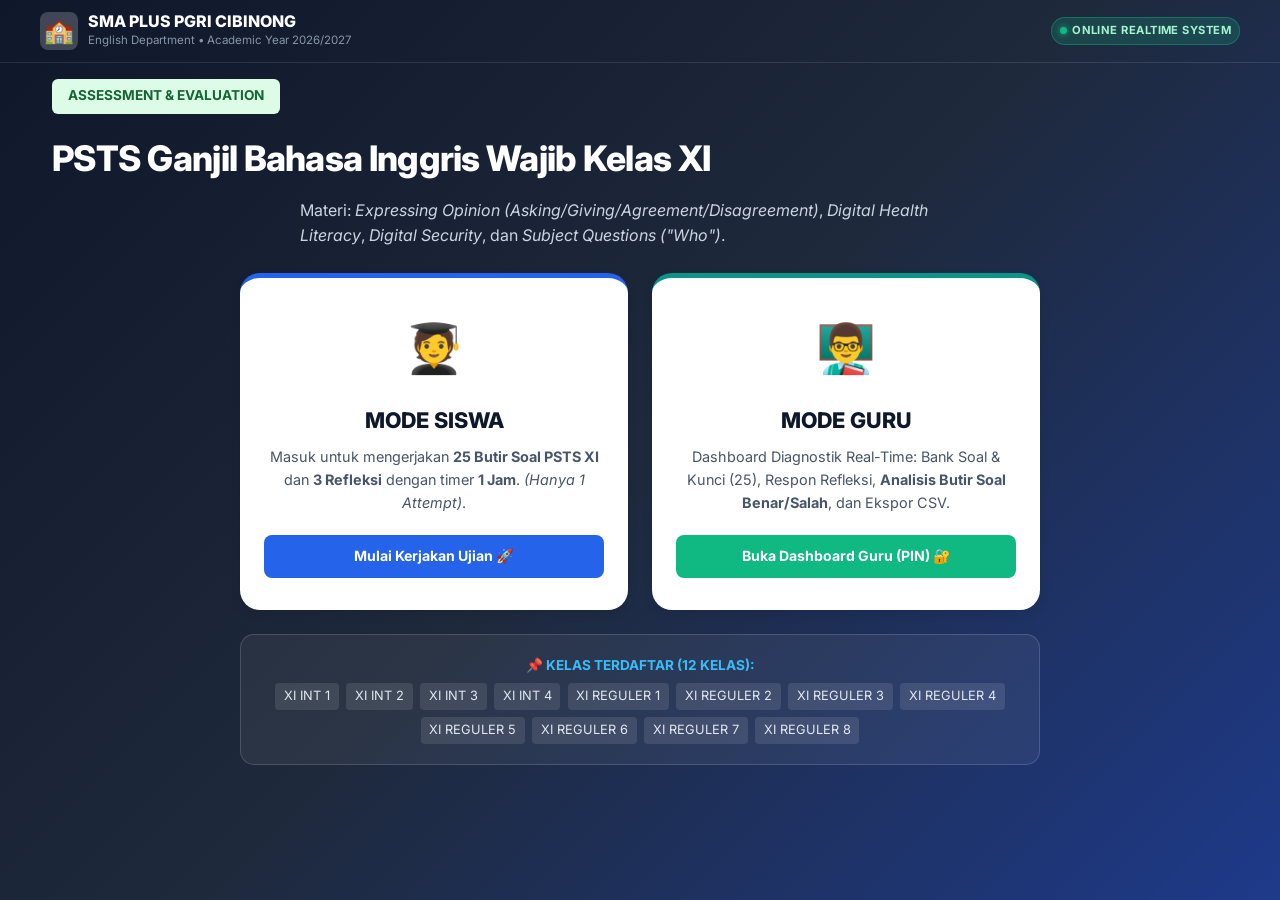
<file: index.html>
<!DOCTYPE html>
<html lang="id">
<head>
    <meta charset="UTF-8">
    <meta name="viewport" content="width=device-width, initial-scale=1.0">
    <title>PORTAL PSTS BAHASA INGGRIS WAJIB KELAS XI - SMA PLUS PGRI CIBINONG</title>
    <link rel="preconnect" href="https://fonts.googleapis.com">
    <link rel="preconnect" href="https://fonts.gstatic.com" crossorigin>
    <link href="https://fonts.googleapis.com/css2?family=Inter:wght@400;500;600;700;800&family=Merriweather:ital,wght@0,400;0,700;1,400&display=swap" rel="stylesheet">
    <link rel="stylesheet" href="style.css">
</head>
<body style="background: linear-gradient(135deg, #0f172a 0%, #1e293b 50%, #1e3a8a 100%); min-height: 100vh; color: #fff;">

    <!-- Header -->
    <header class="app-header" style="background: transparent; box-shadow: none; border-bottom: 1px solid rgba(255,255,255,0.1);">
        <div class="header-container">
            <div class="brand-section">
                <div class="brand-icon">🏫</div>
                <div class="brand-title">
                    <h1 style="color: #fff;">SMA PLUS PGRI CIBINONG</h1>
                    <p style="color: #94a3b8;">English Department • Academic Year 2026/2027</p>
                </div>
            </div>

            <div class="header-controls">
                <div class="live-badge">
                    <span class="live-dot"></span>
                    <span>ONLINE REALTIME SYSTEM</span>
                </div>
            </div>
        </div>
    </header>

    <div class="main-wrapper">
        <div class="portal-hero">
            <span class="badge-tag badge-easy" style="font-size: 0.85rem; padding: 0.4rem 1rem; margin-bottom: 1rem;">
                ASSESSMENT & EVALUATION
            </span>
            <h1 style="font-size: 2.2rem; font-weight: 800; letter-spacing: -0.02em; margin-bottom: 0.75rem;">
                PSTS Ganjil Bahasa Inggris Wajib Kelas XI
            </h1>
            <p style="color: #cbd5e1; max-width: 680px; margin: 0 auto; font-size: 1rem;">
                Materi: <em>Expressing Opinion (Asking/Giving/Agreement/Disagreement)</em>, <em>Digital Health Literacy</em>, <em>Digital Security</em>, dan <em>Subject Questions ("Who")</em>.
            </p>
        </div>

        <div class="portal-grid">

            <!-- MODE SISWA CARD -->
            <a href="student.html" class="portal-card" style="border-top: 5px solid #2563eb;">
                <div class="portal-icon">🧑‍🎓</div>
                <h2 style="font-size: 1.35rem; font-weight: 800; color: #0f172a; margin-bottom: 0.5rem;">
                    MODE SISWA
                </h2>
                <p style="color: #475569; font-size: 0.9rem; margin-bottom: 1.25rem;">
                    Masuk untuk mengerjakan <strong>25 Butir Soal PSTS XI</strong> dan <strong>3 Refleksi</strong> dengan timer <strong>1 Jam</strong>. <em>(Hanya 1 Attempt)</em>.
                </p>
                <div style="margin-top: auto; width: 100%;">
                    <span class="btn btn-primary" style="width: 100%;">
                        Mulai Kerjakan Ujian 🚀
                    </span>
                </div>
            </a>

            <!-- MODE GURU CARD -->
            <a href="teacher.html" class="portal-card" style="border-top: 5px solid #0d9488;">
                <div class="portal-icon">👨‍🏫</div>
                <h2 style="font-size: 1.35rem; font-weight: 800; color: #0f172a; margin-bottom: 0.5rem;">
                    MODE GURU
                </h2>
                <p style="color: #475569; font-size: 0.9rem; margin-bottom: 1.25rem;">
                    Dashboard Diagnostik Real-Time: Bank Soal & Kunci (25), Respon Refleksi, <strong>Analisis Butir Soal Benar/Salah</strong>, dan Ekspor CSV.
                </p>
                <div style="margin-top: auto; width: 100%;">
                    <span class="btn btn-success" style="width: 100%;">
                        Buka Dashboard Guru (PIN) 🔐
                    </span>
                </div>
            </a>

        </div>

        <!-- Class Information Box -->
        <div style="max-width: 800px; margin: 1.5rem auto 3rem; background: rgba(255,255,255,0.06); border: 1px solid rgba(255,255,255,0.15); border-radius: var(--radius-md); padding: 1.25rem; text-align: center;">
            <div style="font-size: 0.85rem; font-weight: 700; color: #38bdf8; margin-bottom: 0.4rem;">
                📌 KELAS TERDAFTAR (12 KELAS):
            </div>
            <div style="display: flex; justify-content: center; flex-wrap: wrap; gap: 0.45rem; font-size: 0.8rem; color: #e2e8f0;">
                <span style="background: rgba(255,255,255,0.1); padding: 0.2rem 0.55rem; border-radius: 4px;">XI INT 1</span>
                <span style="background: rgba(255,255,255,0.1); padding: 0.2rem 0.55rem; border-radius: 4px;">XI INT 2</span>
                <span style="background: rgba(255,255,255,0.1); padding: 0.2rem 0.55rem; border-radius: 4px;">XI INT 3</span>
                <span style="background: rgba(255,255,255,0.1); padding: 0.2rem 0.55rem; border-radius: 4px;">XI INT 4</span>
                <span style="background: rgba(255,255,255,0.1); padding: 0.2rem 0.55rem; border-radius: 4px;">XI REGULER 1</span>
                <span style="background: rgba(255,255,255,0.1); padding: 0.2rem 0.55rem; border-radius: 4px;">XI REGULER 2</span>
                <span style="background: rgba(255,255,255,0.1); padding: 0.2rem 0.55rem; border-radius: 4px;">XI REGULER 3</span>
                <span style="background: rgba(255,255,255,0.1); padding: 0.2rem 0.55rem; border-radius: 4px;">XI REGULER 4</span>
                <span style="background: rgba(255,255,255,0.1); padding: 0.2rem 0.55rem; border-radius: 4px;">XI REGULER 5</span>
                <span style="background: rgba(255,255,255,0.1); padding: 0.2rem 0.55rem; border-radius: 4px;">XI REGULER 6</span>
                <span style="background: rgba(255,255,255,0.1); padding: 0.2rem 0.55rem; border-radius: 4px;">XI REGULER 7</span>
                <span style="background: rgba(255,255,255,0.1); padding: 0.2rem 0.55rem; border-radius: 4px;">XI REGULER 8</span>
            </div>
        </div>

    </div>

</body>
</html>
</file>
<file: style.css>
/* ===================================================
   PSTS XI BAHASA INGGRIS WAJIB - MOBILE-FIRST STYLES
   SMA PLUS PGRI CIBINONG
   =================================================== */

:root {
    --primary: #2563eb;
    --primary-hover: #1d4ed8;
    --primary-light: #eff6ff;
    --secondary: #0d9488;
    --secondary-light: #f0fdfa;
    --accent: #f59e0b;
    --success: #10b981;
    --danger: #ef4444;
    --dark: #0f172a;
    --slate-800: #1e293b;
    --slate-700: #334155;
    --slate-600: #475569;
    --slate-400: #94a3b8;
    --slate-200: #e2e8f0;
    --slate-100: #f1f5f9;
    --slate-50: #f8fafc;
    --white: #ffffff;
    
    --radius-sm: 8px;
    --radius-md: 14px;
    --radius-lg: 20px;
    --shadow-sm: 0 1px 3px rgba(0,0,0,0.06);
    --shadow-md: 0 4px 12px rgba(0,0,0,0.08);
    --shadow-lg: 0 10px 25px -5px rgba(0,0,0,0.1);
    --font-sans: 'Inter', -apple-system, BlinkMacSystemFont, 'Segoe UI', Roboto, sans-serif;
    --font-serif: 'Merriweather', Georgia, serif;
}

* {
    margin: 0;
    padding: 0;
    box-sizing: border-box;
}

body {
    font-family: var(--font-sans);
    background-color: #f8fafc;
    color: var(--slate-800);
    line-height: 1.6;
    -webkit-font-smoothing: antialiased;
    padding-bottom: 70px;
}

/* Header & Topbar */
.app-header {
    background: linear-gradient(135deg, #1e3a8a 0%, #2563eb 60%, #0d9488 100%);
    color: var(--white);
    padding: 0.75rem 1rem;
    box-shadow: 0 2px 10px rgba(30, 58, 138, 0.2);
    position: sticky;
    top: 0;
    z-index: 100;
}

.header-container {
    max-width: 1200px;
    margin: 0 auto;
    display: flex;
    justify-content: space-between;
    align-items: center;
    gap: 0.5rem;
}

.brand-section {
    display: flex;
    align-items: center;
    gap: 0.6rem;
}

.brand-icon {
    font-size: 1.5rem;
    background: rgba(255, 255, 255, 0.2);
    width: 38px;
    height: 38px;
    display: flex;
    align-items: center;
    justify-content: center;
    border-radius: var(--radius-sm);
    flex-shrink: 0;
}

.brand-title h1 {
    font-size: 1rem;
    font-weight: 800;
    line-height: 1.2;
}

.brand-title p {
    font-size: 0.72rem;
    opacity: 0.9;
}

.header-controls {
    display: flex;
    align-items: center;
    gap: 0.5rem;
}

/* Realtime Live Dot */
.live-badge {
    display: inline-flex;
    align-items: center;
    gap: 0.35rem;
    background: rgba(16, 185, 129, 0.2);
    color: #a7f3d0;
    border: 1px solid rgba(16, 185, 129, 0.4);
    padding: 0.25rem 0.5rem;
    border-radius: 9999px;
    font-size: 0.7rem;
    font-weight: 700;
    letter-spacing: 0.04em;
}

.live-dot {
    width: 7px;
    height: 7px;
    background-color: #10b981;
    border-radius: 50%;
    box-shadow: 0 0 6px #10b981;
    animation: pulse 1.5s infinite;
}

@keyframes pulse {
    0%, 100% { transform: scale(1); opacity: 1; }
    50% { transform: scale(1.3); opacity: 0.7; }
}

/* Timer Badge (1 Hour) */
.timer-container {
    display: flex;
    align-items: center;
    gap: 0.35rem;
    background: rgba(15, 23, 42, 0.85);
    border: 1px solid rgba(255, 255, 255, 0.25);
    padding: 0.3rem 0.65rem;
    border-radius: 8px;
    font-family: monospace;
    font-size: 1rem;
    font-weight: 800;
    color: #38bdf8;
}

.timer-container.warning { color: #facc15; border-color: #facc15; }
.timer-container.danger { color: #f87171; border-color: #f87171; animation: pulse 1s infinite; }

/* Main Wrapper */
.main-wrapper {
    max-width: 1200px;
    margin: 1rem auto;
    padding: 0 0.75rem;
}

/* Tab Navigation */
.tab-nav {
    display: flex;
    gap: 0.4rem;
    background: var(--white);
    padding: 0.35rem;
    border-radius: var(--radius-md);
    box-shadow: var(--shadow-sm);
    margin-bottom: 1rem;
}

.tab-btn {
    flex: 1;
    padding: 0.65rem 0.75rem;
    border: none;
    background: transparent;
    border-radius: var(--radius-sm);
    font-size: 0.88rem;
    font-weight: 700;
    color: var(--slate-600);
    cursor: pointer;
    display: flex;
    align-items: center;
    justify-content: center;
    gap: 0.4rem;
    transition: all 0.2s ease;
}

.tab-btn.active {
    background: var(--primary);
    color: var(--white);
    box-shadow: 0 2px 8px rgba(37, 99, 235, 0.25);
}

.tab-badge {
    background: rgba(255, 255, 255, 0.25);
    padding: 0.1rem 0.45rem;
    border-radius: 9999px;
    font-size: 0.72rem;
}

.tab-btn:not(.active) .tab-badge {
    background: var(--slate-200);
    color: var(--slate-700);
}

.tab-content { display: none; }
.tab-content.active { display: block; animation: fadeIn 0.25s ease; }

@keyframes fadeIn {
    from { opacity: 0; transform: translateY(4px); }
    to { opacity: 1; transform: translateY(0); }
}

/* Card */
.card {
    background: var(--white);
    border-radius: var(--radius-md);
    box-shadow: var(--shadow-sm);
    border: 1px solid var(--slate-200);
    padding: 1.25rem;
    margin-bottom: 1rem;
}

.card-header {
    display: flex;
    justify-content: space-between;
    align-items: center;
    border-bottom: 1px solid var(--slate-100);
    padding-bottom: 0.75rem;
    margin-bottom: 1rem;
    flex-wrap: wrap;
    gap: 0.5rem;
}

.card-title {
    font-size: 1.05rem;
    font-weight: 700;
    color: var(--slate-800);
    display: flex;
    align-items: center;
    gap: 0.4rem;
}

/* Form Controls */
.form-group { margin-bottom: 1rem; }
.form-label { display: block; font-size: 0.85rem; font-weight: 700; color: var(--slate-700); margin-bottom: 0.35rem; }
.form-control, .form-select {
    width: 100%;
    padding: 0.75rem 0.9rem;
    border: 1.5px solid var(--slate-200);
    border-radius: var(--radius-sm);
    font-family: inherit;
    font-size: 0.95rem;
    color: var(--slate-800);
    background: var(--white);
}
.form-control:focus, .form-select:focus {
    outline: none;
    border-color: var(--primary);
    box-shadow: 0 0 0 3px rgba(37, 99, 235, 0.15);
}

/* ===================================================
   MOBILE EXAM LAYOUT & PASSAGE ACCORDION
   =================================================== */

@media (min-width: 900px) {
    .exam-layout {
        display: grid;
        grid-template-columns: 1.1fr 1fr 260px;
        gap: 1.25rem;
        align-items: start;
    }

    .passage-card {
        position: sticky;
        top: 4.5rem;
        max-height: calc(100vh - 6rem);
        overflow-y: auto;
    }

    .mobile-passage-toggle {
        display: none !important;
    }

    .mobile-bottom-bar {
        display: none !important;
    }
}

@media (max-width: 899px) {
    .exam-layout {
        display: flex;
        flex-direction: column;
        gap: 0.75rem;
    }

    .palette-column {
        display: none;
    }

    .mobile-passage-toggle {
        display: flex !important;
        align-items: center;
        justify-content: space-between;
        background: #eff6ff;
        border: 1.5px solid #bfdbfe;
        color: #1e40af;
        padding: 0.75rem 1rem;
        border-radius: var(--radius-sm);
        cursor: pointer;
        font-weight: 700;
        font-size: 0.92rem;
        margin-bottom: 0.5rem;
        user-select: none;
    }

    .mobile-passage-toggle:active {
        background: #dbeafe;
    }

    .passage-card {
        border-left: 4px solid var(--primary);
        padding: 1rem;
        margin-bottom: 0.5rem;
        transition: all 0.3s ease;
    }

    .passage-card.collapsed-mobile {
        display: none;
    }

    .mobile-bottom-bar {
        position: fixed;
        bottom: 0;
        left: 0;
        right: 0;
        background: #ffffff;
        border-top: 1.5px solid #cbd5e1;
        padding: 0.6rem 0.85rem;
        display: flex;
        justify-content: space-between;
        align-items: center;
        gap: 0.5rem;
        z-index: 99;
        box-shadow: 0 -4px 15px rgba(0,0,0,0.08);
    }
}

.passage-card {
    background: #ffffff;
    border: 1px solid #cbd5e1;
    border-radius: var(--radius-md);
    padding: 1.25rem;
    box-shadow: var(--shadow-sm);
}

.passage-title {
    font-size: 1.15rem;
    font-weight: 800;
    color: #1e3a8a;
    margin-bottom: 0.2rem;
}

.passage-category {
    font-size: 0.72rem;
    text-transform: uppercase;
    letter-spacing: 0.05em;
    color: var(--secondary);
    font-weight: 700;
    margin-bottom: 0.75rem;
    display: inline-block;
}

.passage-body {
    font-family: var(--font-serif);
    font-size: 0.95rem;
    color: var(--slate-800);
    line-height: 1.75;
}

.passage-body p {
    margin-bottom: 0.85rem;
    text-align: justify;
}

.question-container {
    background: var(--white);
    border: 1px solid var(--slate-200);
    border-radius: var(--radius-md);
    padding: 1.25rem;
    box-shadow: var(--shadow-sm);
}

.q-header {
    display: flex;
    justify-content: space-between;
    align-items: center;
    margin-bottom: 0.85rem;
    padding-bottom: 0.65rem;
    border-bottom: 1px solid var(--slate-100);
}

.q-badge {
    background: var(--primary-light);
    color: var(--primary);
    font-weight: 800;
    font-size: 0.82rem;
    padding: 0.3rem 0.7rem;
    border-radius: 9999px;
}

.skill-tag {
    font-size: 0.72rem;
    font-weight: 700;
    padding: 0.2rem 0.5rem;
    border-radius: 6px;
    background: var(--slate-100);
    color: var(--slate-600);
}

.q-text {
    font-size: 1.02rem;
    font-weight: 600;
    color: var(--slate-800);
    line-height: 1.55;
    margin-bottom: 1.1rem;
    white-space: pre-line;
}

.options-list {
    display: flex;
    flex-direction: column;
    gap: 0.65rem;
}

.option-item {
    display: flex;
    align-items: center;
    gap: 0.85rem;
    padding: 0.85rem 1rem;
    border: 1.5px solid var(--slate-200);
    border-radius: var(--radius-sm);
    cursor: pointer;
    transition: all 0.15s ease;
    background: var(--slate-50);
    user-select: none;
    -webkit-tap-highlight-color: transparent;
}

.option-item:hover, .option-item:active {
    border-color: var(--primary);
    background: var(--primary-light);
}

.option-item.selected {
    border-color: var(--primary);
    background: #dbeafe;
    box-shadow: 0 0 0 2px rgba(37, 99, 235, 0.25);
}

.option-key {
    font-weight: 800;
    font-size: 0.92rem;
    width: 32px;
    height: 32px;
    border-radius: 50%;
    background: var(--white);
    border: 1.5px solid var(--slate-300);
    display: flex;
    align-items: center;
    justify-content: center;
    flex-shrink: 0;
    color: var(--slate-700);
}

.option-item.selected .option-key {
    background: var(--primary);
    border-color: var(--primary);
    color: var(--white);
}

.option-label {
    font-size: 0.95rem;
    color: var(--slate-800);
    flex: 1;
}

.palette-card {
    background: var(--white);
    border-radius: var(--radius-md);
    border: 1px solid var(--slate-200);
    padding: 1.1rem;
    position: sticky;
    top: 4.5rem;
}

.palette-grid {
    display: grid;
    grid-template-columns: repeat(5, 1fr);
    gap: 0.45rem;
    margin-top: 0.85rem;
}

.pal-btn {
    aspect-ratio: 1;
    border: 1px solid var(--slate-300);
    background: var(--slate-50);
    border-radius: 8px;
    font-weight: 700;
    font-size: 0.85rem;
    color: var(--slate-700);
    cursor: pointer;
    display: flex;
    align-items: center;
    justify-content: center;
    transition: all 0.15s ease;
}

.pal-btn.answered {
    background: #10b981;
    border-color: #059669;
    color: var(--white);
}

.pal-btn.current {
    box-shadow: 0 0 0 2px var(--primary);
    border-color: var(--primary);
    font-weight: 800;
}

.btn {
    display: inline-flex;
    align-items: center;
    justify-content: center;
    gap: 0.4rem;
    padding: 0.65rem 1.1rem;
    border-radius: var(--radius-sm);
    font-weight: 700;
    font-size: 0.88rem;
    cursor: pointer;
    border: none;
    transition: all 0.2s ease;
    text-decoration: none;
}

.btn-primary { background: var(--primary); color: var(--white); }
.btn-primary:hover { background: var(--primary-hover); }
.btn-secondary { background: var(--slate-200); color: var(--slate-700); }
.btn-success { background: var(--success); color: var(--white); }
.btn-outline { background: transparent; border: 1.5px solid var(--slate-300); color: var(--slate-700); }

.reflection-box {
    background: #f8fafc;
    border: 1px solid var(--slate-200);
    border-left: 4px solid var(--primary);
    border-radius: var(--radius-sm);
    padding: 1.1rem;
    margin-bottom: 1.25rem;
}

.ref-title { font-size: 0.95rem; font-weight: 700; color: var(--slate-800); margin-bottom: 0.35rem; }
.ref-q { font-size: 0.88rem; color: var(--slate-600); margin-bottom: 0.65rem; }
.ref-textarea {
    width: 100%;
    min-height: 90px;
    padding: 0.65rem 0.85rem;
    border: 1.5px solid var(--slate-200);
    border-radius: var(--radius-sm);
    font-family: inherit;
    font-size: 0.9rem;
}

.pin-lock-overlay {
    position: fixed;
    top: 0; left: 0; right: 0; bottom: 0;
    background: linear-gradient(135deg, #0f172a 0%, #1e293b 100%);
    display: flex;
    align-items: center;
    justify-content: center;
    z-index: 9999;
    padding: 1rem;
}

.pin-card {
    background: var(--white);
    border-radius: var(--radius-lg);
    padding: 2rem 1.5rem;
    max-width: 380px;
    width: 100%;
    text-align: center;
    box-shadow: 0 20px 40px rgba(0,0,0,0.3);
}

.pin-icon { font-size: 3rem; margin-bottom: 0.5rem; }
.pin-input {
    letter-spacing: 0.35em;
    font-size: 1.6rem;
    text-align: center;
    font-weight: 800;
    font-family: monospace;
    padding: 0.75rem;
    margin: 1.25rem 0;
    border: 2px solid var(--slate-300);
    border-radius: var(--radius-sm);
    width: 100%;
}
.pin-input:focus {
    outline: none;
    border-color: var(--primary);
    box-shadow: 0 0 0 3px rgba(37, 99, 235, 0.2);
}

.modal-backdrop {
    position: fixed;
    top: 0; left: 0; right: 0; bottom: 0;
    background: rgba(15, 23, 42, 0.6);
    backdrop-filter: blur(4px);
    display: flex;
    align-items: center;
    justify-content: center;
    z-index: 1000;
    padding: 1rem;
    opacity: 0;
    pointer-events: none;
    transition: all 0.2s ease;
}
.modal-backdrop.open { opacity: 1; pointer-events: auto; }

.modal-content {
    background: var(--white);
    border-radius: var(--radius-lg);
    width: 100%;
    max-width: 600px;
    max-height: 85vh;
    overflow-y: auto;
    padding: 1.5rem;
    position: relative;
}

.modal-close {
    position: absolute;
    top: 1rem; right: 1rem;
    background: var(--slate-100);
    border: none;
    width: 32px; height: 32px;
    border-radius: 50%;
    font-size: 1.2rem;
    cursor: pointer;
}

.data-table { width: 100%; border-collapse: collapse; font-size: 0.88rem; }
.data-table th { background: var(--slate-100); padding: 0.75rem; border-bottom: 1.5px solid var(--slate-200); text-align: left; }
.data-table td { padding: 0.75rem; border-bottom: 1px solid var(--slate-100); }
.badge-tag { display: inline-block; padding: 0.2rem 0.5rem; border-radius: 6px; font-size: 0.72rem; font-weight: 700; }
.badge-easy { background: #dcfce7; color: #166534; }
.badge-medium { background: #fef3c7; color: #92400e; }
.badge-hard { background: #fee2e2; color: #991b1b; }
.badge-correct { background: #10b981; color: var(--white); font-weight: 800; }
.badge-wrong { background: #ef4444; color: var(--white); font-weight: 800; }

.item-table-wrapper { overflow-x: auto; background: var(--white); border-radius: var(--radius-md); border: 1px solid var(--slate-200); }
.stats-grid { display: grid; grid-template-columns: repeat(auto-fit, minmax(180px, 1fr)); gap: 0.75rem; margin-bottom: 1rem; }
.stat-card { background: var(--white); padding: 1rem; border-radius: var(--radius-md); border: 1px solid var(--slate-200); display: flex; align-items: center; gap: 0.75rem; }
.stat-icon { width: 42px; height: 42px; border-radius: 8px; display: flex; align-items: center; justify-content: center; font-size: 1.3rem; }
.stat-blue { background: #eff6ff; color: #2563eb; }
.stat-green { background: #ecfdf5; color: #059669; }
.stat-purple { background: #faf5ff; color: #7c3aed; }
.stat-amber { background: #fffbeb; color: #d97706; }
.stat-val { font-size: 1.4rem; font-weight: 800; line-height: 1.1; }
.stat-label { font-size: 0.72rem; font-weight: 600; color: var(--slate-600); text-transform: uppercase; }

.progress-track { width: 100%; height: 8px; background: #e2e8f0; border-radius: 9999px; overflow: hidden; }
.progress-fill { height: 100%; }

.portal-grid { display: grid; grid-template-columns: repeat(auto-fit, minmax(280px, 1fr)); gap: 1.5rem; max-width: 800px; margin: 1.5rem auto; }
.portal-card { background: var(--white); border-radius: var(--radius-lg); padding: 2rem 1.5rem; text-align: center; box-shadow: var(--shadow-md); text-decoration: none; color: inherit; }
.portal-card:hover { transform: translateY(-4px); }
.portal-icon { font-size: 3rem; margin-bottom: 1rem; }
.score-banner { text-align: center; padding: 2rem 1rem; background: linear-gradient(135deg, #1e3a8a, #3b82f6); color: var(--white); border-radius: var(--radius-lg); margin-bottom: 1.5rem; }
.score-circle { width: 110px; height: 110px; border-radius: 50%; background: rgba(255, 255, 255, 0.2); border: 3px solid var(--white); display: flex; flex-direction: column; align-items: center; justify-content: center; margin: 0.75rem auto; }
.score-num { font-size: 2.2rem; font-weight: 900; line-height: 1; }
.score-label { font-size: 0.7rem; text-transform: uppercase; }
</file>
